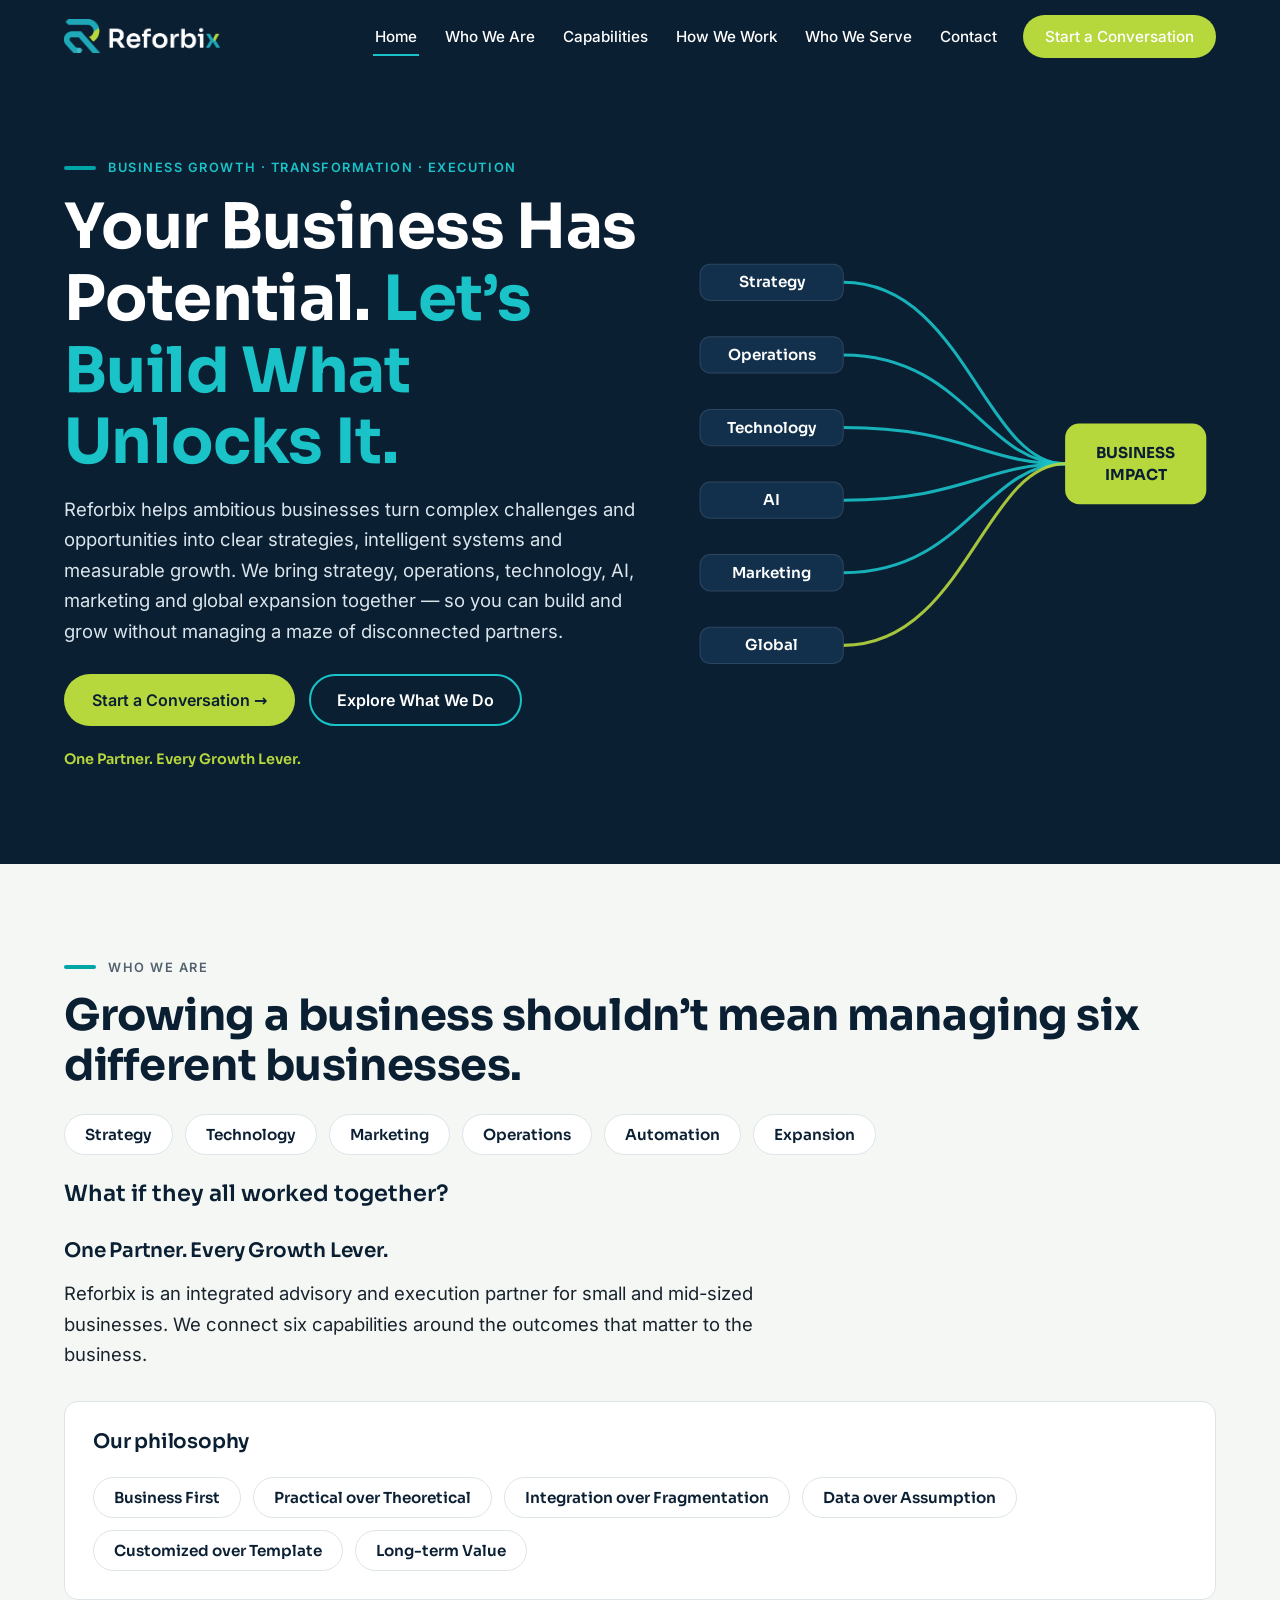
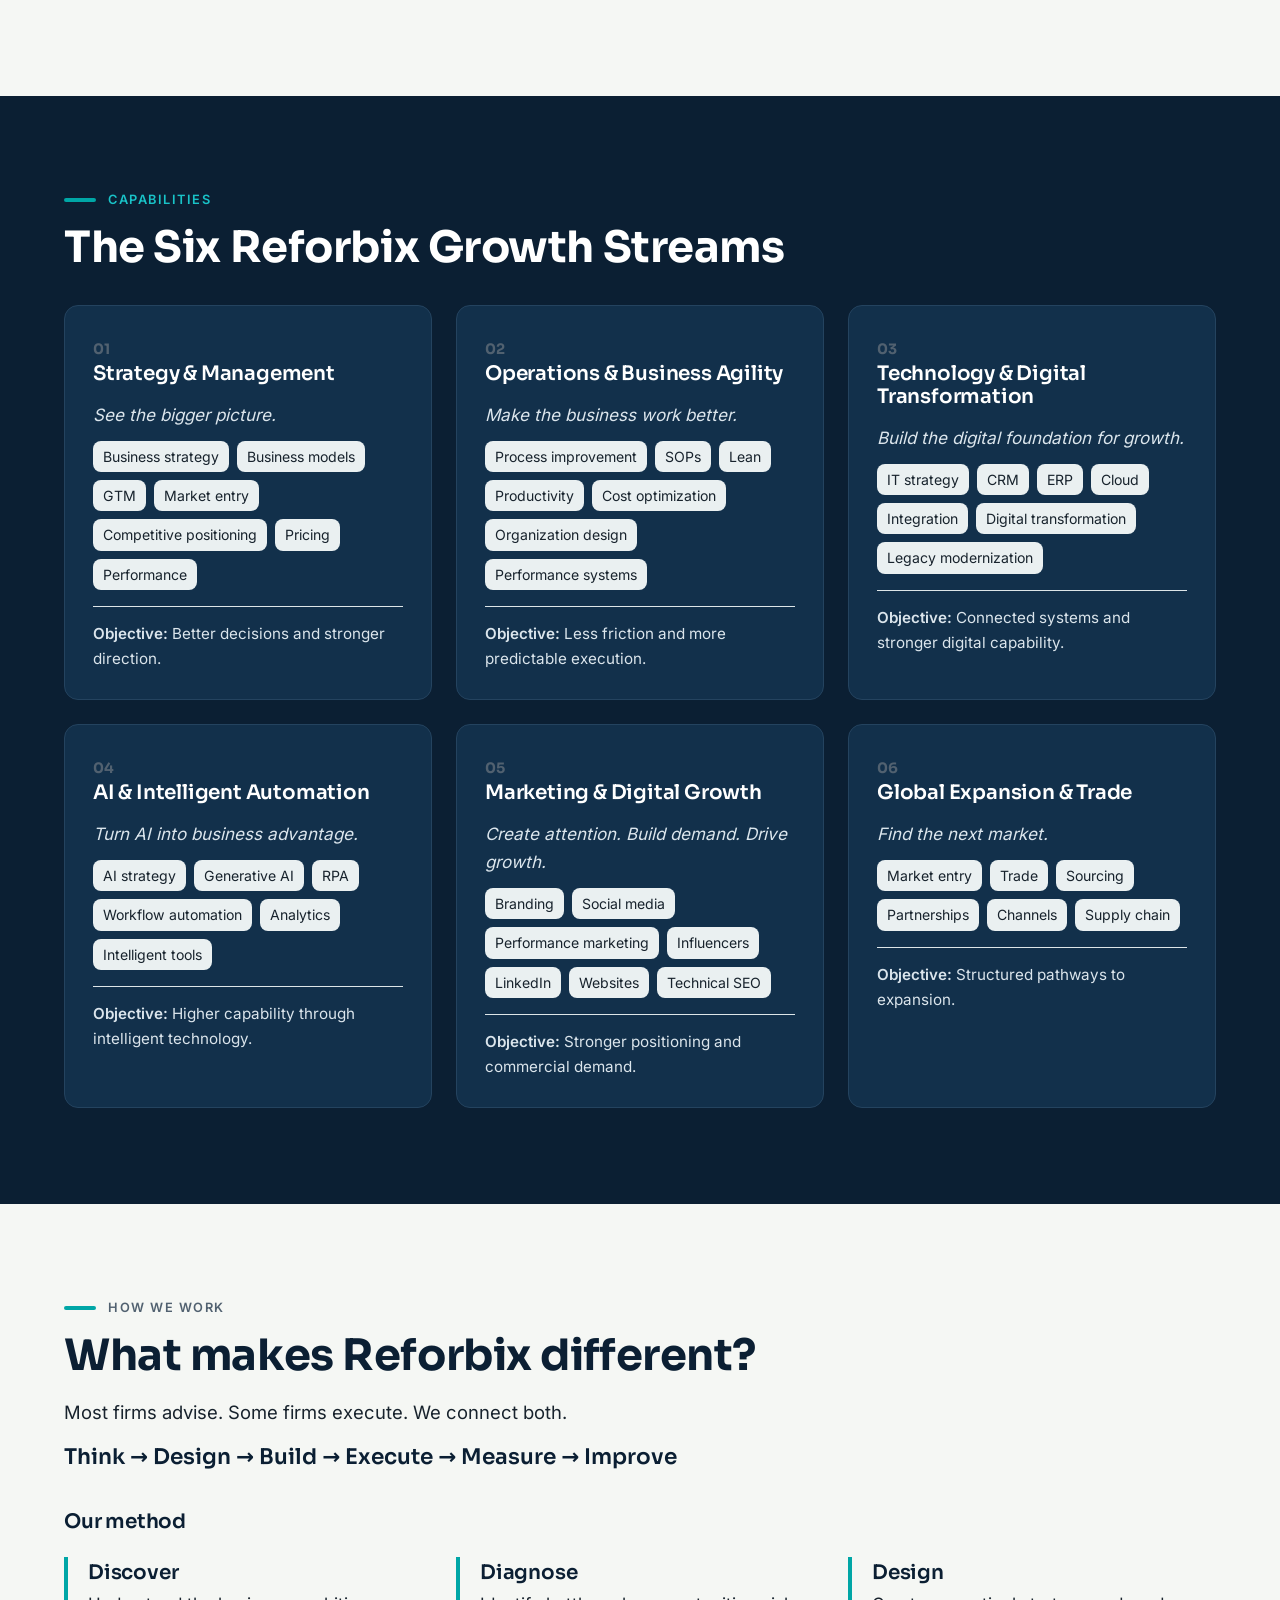
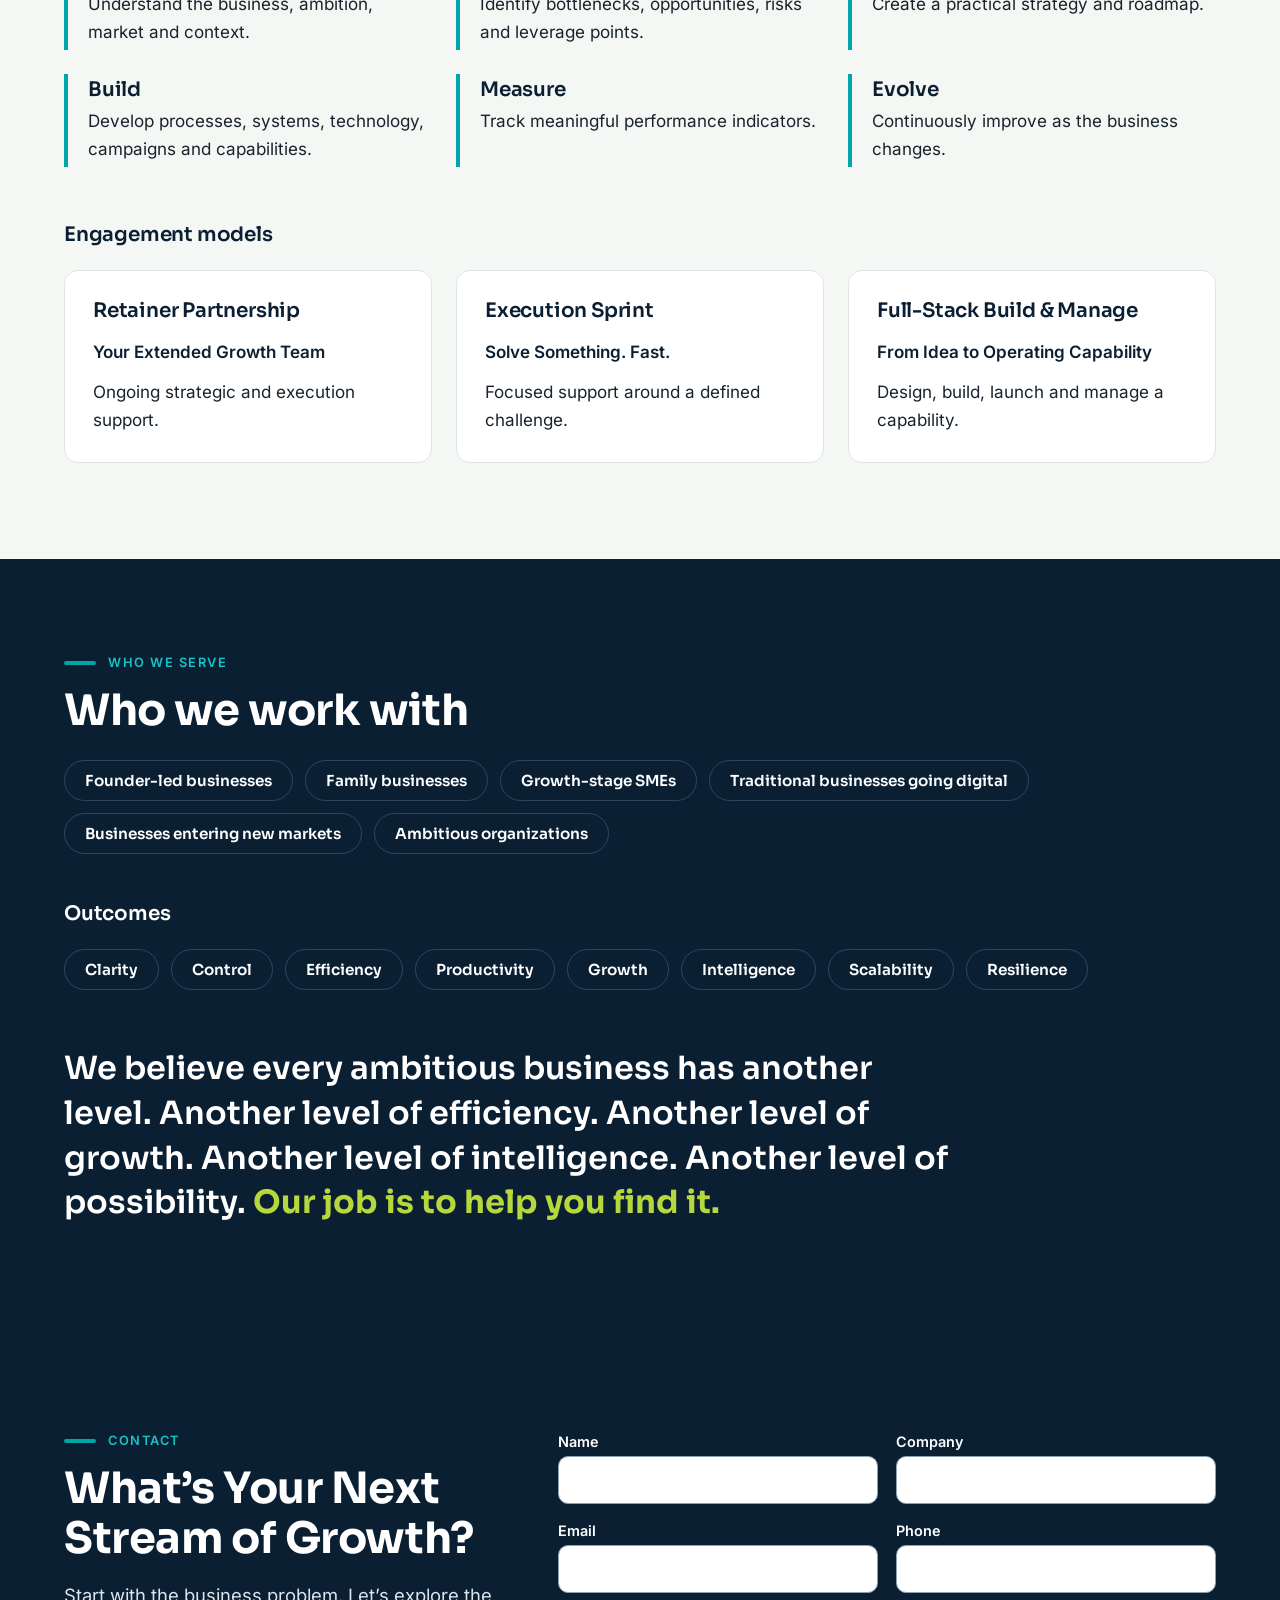
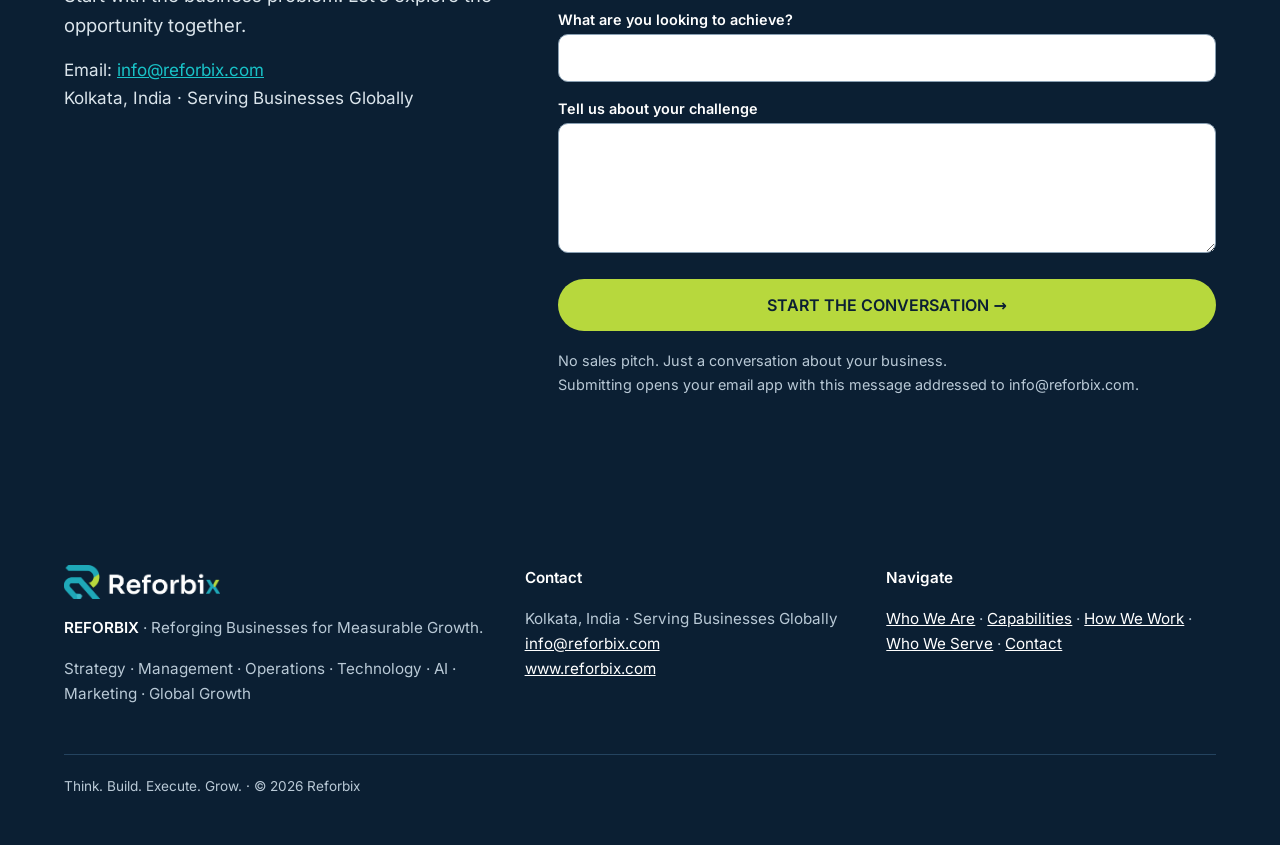
<file: index.html>
<!DOCTYPE html>
<html lang="en"><head><meta charset="utf-8"><meta name="viewport" content="width=device-width,initial-scale=1">
<title>Reforbix | Integrated Advisory and Execution Partner for Growing Businesses</title>
<meta name="description" content="Reforbix helps ambitious businesses turn complex challenges and opportunities into clear strategies, intelligent systems and measurable growth. Strategy, operations, technology, AI, marketing and global expansion in one partner. Kolkata, India · Serving businesses globally.">
<!-- TODO: replace with your real domain -->
<link rel="canonical" href="https://www.reforbix.com/">
<meta property="og:type" content="website"><meta property="og:site_name" content="Reforbix">
<meta property="og:title" content="Reforbix | One Partner. Every Growth Lever.">
<meta property="og:description" content="Reforbix helps ambitious businesses turn complex challenges and opportunities into clear strategies, intelligent systems and measurable growth.">
<meta property="og:url" content="https://www.reforbix.com/">
<meta property="og:image" content="https://www.reforbix.com/assets/images/reforbix-og-image.png"><!-- TODO: absolute URL on your domain -->
<meta name="twitter:card" content="summary_large_image">
<!-- Favicon placeholder: replace assets/images/favicon-32.png and apple-touch-icon.png with the official files from the Logo Suite (03_Digital_Assets) -->
<link rel="icon" type="image/png" href="assets/images/favicon-32.png"><link rel="apple-touch-icon" href="assets/images/apple-touch-icon.png">
<meta name="theme-color" content="#0B1F33">
<link rel="stylesheet" href="styles.css"></head>
<body><a class="skip" href="#main">Skip to content</a>
<header><div class="wrap nav"><a class="brand" href="#home"><img src="assets/images/reforbix-logo-horizontal-reversed.png" alt="Reforbix — home" width="156" height="34"></a>
<button class="toggle" aria-expanded="false" aria-controls="menu">Menu</button>
<ul class="menu" id="menu" aria-label="Primary"><li><a href="#home">Home</a></li><li><a href="#who-we-are">Who We Are</a></li><li><a href="#capabilities">Capabilities</a></li><li><a href="#how-we-work">How We Work</a></li><li><a href="#who-we-serve">Who We Serve</a></li><li><a href="#contact">Contact</a></li><li><a class="btn btn-lime" href="#contact">Start a Conversation</a></li></ul></div></header>
<main id="main">
<section class="hero dark" id="home"><div class="wrap hero-grid"><div>
<p class="eyebrow">Business growth · Transformation · Execution</p>
<h1>Your Business Has Potential. <em>Let’s Build What Unlocks It.</em></h1>
<p class="lead">Reforbix helps ambitious businesses turn complex challenges and opportunities into clear strategies, intelligent systems and measurable growth. We bring strategy, operations, technology, AI, marketing and global expansion together — so you can build and grow without managing a maze of disconnected partners.</p>
<div class="ctas"><a class="btn btn-lime" href="#contact">Start a Conversation →</a><a class="btn btn-ghost" href="#capabilities">Explore What We Do</a></div>
<p class="micro">One Partner. Every Growth Lever.</p></div>
<div><svg class="stream-svg" viewBox="0 0 520 440" role="img" aria-labelledby="sv-t"><title id="sv-t">Six streams — Strategy, Operations, Technology, AI, Marketing and Global — converging into Business Impact</title><path d="M150 40 C 270 40, 290 220, 370 220" fill="none" stroke="#19C3C8" stroke-width="3" stroke-linecap="round" opacity=".9"/><rect x="8" y="22" width="142" height="36" rx="10" fill="#12304b" stroke="#2c4660"/><text x="79" y="45" text-anchor="middle" fill="#fff" font-size="15" font-weight="600">Strategy</text><path d="M150 112 C 270 112, 290 220, 370 220" fill="none" stroke="#19C3C8" stroke-width="3" stroke-linecap="round" opacity=".9"/><rect x="8" y="94" width="142" height="36" rx="10" fill="#12304b" stroke="#2c4660"/><text x="79" y="117" text-anchor="middle" fill="#fff" font-size="15" font-weight="600">Operations</text><path d="M150 184 C 270 184, 290 220, 370 220" fill="none" stroke="#19C3C8" stroke-width="3" stroke-linecap="round" opacity=".9"/><rect x="8" y="166" width="142" height="36" rx="10" fill="#12304b" stroke="#2c4660"/><text x="79" y="189" text-anchor="middle" fill="#fff" font-size="15" font-weight="600">Technology</text><path d="M150 256 C 270 256, 290 220, 370 220" fill="none" stroke="#19C3C8" stroke-width="3" stroke-linecap="round" opacity=".9"/><rect x="8" y="238" width="142" height="36" rx="10" fill="#12304b" stroke="#2c4660"/><text x="79" y="261" text-anchor="middle" fill="#fff" font-size="15" font-weight="600">AI</text><path d="M150 328 C 270 328, 290 220, 370 220" fill="none" stroke="#19C3C8" stroke-width="3" stroke-linecap="round" opacity=".9"/><rect x="8" y="310" width="142" height="36" rx="10" fill="#12304b" stroke="#2c4660"/><text x="79" y="333" text-anchor="middle" fill="#fff" font-size="15" font-weight="600">Marketing</text><path d="M150 400 C 270 400, 290 220, 370 220" fill="none" stroke="#B7D83D" stroke-width="3" stroke-linecap="round" opacity=".9"/><rect x="8" y="382" width="142" height="36" rx="10" fill="#12304b" stroke="#2c4660"/><text x="79" y="405" text-anchor="middle" fill="#fff" font-size="15" font-weight="600">Global</text><rect x="370" y="180" width="140" height="80" rx="14" fill="#B7D83D"/><text x="440" y="214" text-anchor="middle" fill="#0B1F33" font-size="15" font-weight="700">BUSINESS</text><text x="440" y="236" text-anchor="middle" fill="#0B1F33" font-size="15" font-weight="700">IMPACT</text></svg></div></div></section>

<section id="who-we-are"><div class="wrap">
<p class="eyebrow">Who we are</p>
<h2>Growing a business shouldn’t mean managing six different businesses.</h2>
<div class="chips"><span class="chip">Strategy</span><span class="chip">Technology</span><span class="chip">Marketing</span><span class="chip">Operations</span><span class="chip">Automation</span><span class="chip">Expansion</span></div>
<p class="flow" style="font-size:1.4rem">What if they all worked together?</p>
<h3 style="margin-top:32px">One Partner. Every Growth Lever.</h3>
<p class="lead">Reforbix is an integrated advisory and execution partner for small and mid-sized businesses. We connect six capabilities around the outcomes that matter to the business.</p>
<div class="card" style="margin-top:32px"><h3>Our philosophy</h3><div class="chips" style="margin-bottom:0"><span class="chip">Business First</span><span class="chip">Practical over Theoretical</span><span class="chip">Integration over Fragmentation</span><span class="chip">Data over Assumption</span><span class="chip">Customized over Template</span><span class="chip">Long-term Value</span></div></div>
</div></section>

<section id="capabilities" class="dark"><div class="wrap">
<p class="eyebrow">Capabilities</p><h2>The Six Reforbix Growth Streams</h2>
<div class="grid g3" style="margin-top:32px;color:var(--char)"><article class="card"><span class="num">01</span><h3>Strategy &amp; Management</h3><p class="tag">See the bigger picture.</p><ul><li>Business strategy</li><li>Business models</li><li>GTM</li><li>Market entry</li><li>Competitive positioning</li><li>Pricing</li><li>Performance</li></ul><p class="obj"><strong>Objective:</strong> Better decisions and stronger direction.</p></article><article class="card"><span class="num">02</span><h3>Operations &amp; Business Agility</h3><p class="tag">Make the business work better.</p><ul><li>Process improvement</li><li>SOPs</li><li>Lean</li><li>Productivity</li><li>Cost optimization</li><li>Organization design</li><li>Performance systems</li></ul><p class="obj"><strong>Objective:</strong> Less friction and more predictable execution.</p></article><article class="card"><span class="num">03</span><h3>Technology &amp; Digital Transformation</h3><p class="tag">Build the digital foundation for growth.</p><ul><li>IT strategy</li><li>CRM</li><li>ERP</li><li>Cloud</li><li>Integration</li><li>Digital transformation</li><li>Legacy modernization</li></ul><p class="obj"><strong>Objective:</strong> Connected systems and stronger digital capability.</p></article><article class="card"><span class="num">04</span><h3>AI &amp; Intelligent Automation</h3><p class="tag">Turn AI into business advantage.</p><ul><li>AI strategy</li><li>Generative AI</li><li>RPA</li><li>Workflow automation</li><li>Analytics</li><li>Intelligent tools</li></ul><p class="obj"><strong>Objective:</strong> Higher capability through intelligent technology.</p></article><article class="card"><span class="num">05</span><h3>Marketing &amp; Digital Growth</h3><p class="tag">Create attention. Build demand. Drive growth.</p><ul><li>Branding</li><li>Social media</li><li>Performance marketing</li><li>Influencers</li><li>LinkedIn</li><li>Websites</li><li>Technical SEO</li></ul><p class="obj"><strong>Objective:</strong> Stronger positioning and commercial demand.</p></article><article class="card"><span class="num">06</span><h3>Global Expansion &amp; Trade</h3><p class="tag">Find the next market.</p><ul><li>Market entry</li><li>Trade</li><li>Sourcing</li><li>Partnerships</li><li>Channels</li><li>Supply chain</li></ul><p class="obj"><strong>Objective:</strong> Structured pathways to expansion.</p></article></div></div></section>

<section id="how-we-work"><div class="wrap">
<p class="eyebrow">How we work</p><h2>What makes Reforbix different?</h2>
<p class="lead">Most firms advise. Some firms execute. We connect both.</p>
<p class="flow">Think → Design → Build → Execute → Measure → Improve</p>
<h3 style="margin-top:40px">Our method</h3>
<div class="grid g3" style="margin:24px 0 56px"><div class="step"><h3>Discover</h3><p>Understand the business, ambition, market and context.</p></div><div class="step"><h3>Diagnose</h3><p>Identify bottlenecks, opportunities, risks and leverage points.</p></div><div class="step"><h3>Design</h3><p>Create a practical strategy and roadmap.</p></div><div class="step"><h3>Build</h3><p>Develop processes, systems, technology, campaigns and capabilities.</p></div><div class="step"><h3>Measure</h3><p>Track meaningful performance indicators.</p></div><div class="step"><h3>Evolve</h3><p>Continuously improve as the business changes.</p></div></div>
<h3>Engagement models</h3><div class="grid g3" style="margin-top:24px"><article class="card"><h3>Retainer Partnership</h3><p class="tag" style="font-weight:600;font-style:normal;color:var(--navy)">Your Extended Growth Team</p><p style="margin:0">Ongoing strategic and execution support.</p></article><article class="card"><h3>Execution Sprint</h3><p class="tag" style="font-weight:600;font-style:normal;color:var(--navy)">Solve Something. Fast.</p><p style="margin:0">Focused support around a defined challenge.</p></article><article class="card"><h3>Full-Stack Build &amp; Manage</h3><p class="tag" style="font-weight:600;font-style:normal;color:var(--navy)">From Idea to Operating Capability</p><p style="margin:0">Design, build, launch and manage a capability.</p></article></div></div></section>

<section id="who-we-serve" class="dark"><div class="wrap">
<p class="eyebrow">Who we serve</p><h2>Who we work with</h2>
<div class="chips"><span class="chip">Founder-led businesses</span><span class="chip">Family businesses</span><span class="chip">Growth-stage SMEs</span><span class="chip">Traditional businesses going digital</span><span class="chip">Businesses entering new markets</span><span class="chip">Ambitious organizations</span></div>
<h3 style="margin-top:48px">Outcomes</h3><div class="chips"><span class="chip">Clarity</span><span class="chip">Control</span><span class="chip">Efficiency</span><span class="chip">Productivity</span><span class="chip">Growth</span><span class="chip">Intelligence</span><span class="chip">Scalability</span><span class="chip">Resilience</span></div>
<p class="statement" style="margin-top:56px">We believe every ambitious business has another level. Another level of efficiency. Another level of growth. Another level of intelligence. Another level of possibility. <strong>Our job is to help you find it.</strong></p>
</div></section>

<section id="contact" class="dark"><div class="wrap contact-grid"><div>
<p class="eyebrow">Contact</p><h2>What’s Your Next Stream of Growth?</h2>
<p class="lead">Start with the business problem. Let’s explore the opportunity together.</p>
<p>Email: <a href="mailto:info@reforbix.com">info@reforbix.com</a><br>Kolkata, India · Serving Businesses Globally</p>
<!-- [ADD PHONE NUMBER] and [ADD BOOKING LINK] were not supplied. -->
</div>
<form id="enquiry" aria-label="Enquiry form">
<div class="row"><div><label for="name">Name</label><input id="name" name="name" autocomplete="name" required></div><div><label for="company">Company</label><input id="company" name="company" autocomplete="organization"></div></div>
<div class="row"><div><label for="email">Email</label><input id="email" name="email" type="email" autocomplete="email" required></div><div><label for="phone">Phone</label><input id="phone" name="phone" type="tel" autocomplete="tel"></div></div>
<div><label for="goal">What are you looking to achieve?</label><input id="goal" name="goal"></div>
<div><label for="challenge">Tell us about your challenge</label><textarea id="challenge" name="challenge"></textarea></div>
<button class="btn btn-lime" type="submit">START THE CONVERSATION →</button>
<p class="note">No sales pitch. Just a conversation about your business.<br>Submitting opens your email app with this message addressed to info@reforbix.com.</p></form></div></section>
</main>
<footer><div class="wrap"><div class="foot"><div><img src="assets/images/reforbix-logo-horizontal-reversed.png" alt="Reforbix" width="156" height="34"><p><strong style="color:#fff">REFORBIX</strong> · Reforging Businesses for Measurable Growth.</p><p>Strategy · Management · Operations · Technology · AI · Marketing · Global Growth</p></div>
<div><p style="color:#fff;font-weight:600">Contact</p><p>Kolkata, India · Serving Businesses Globally<br><a href="mailto:info@reforbix.com">info@reforbix.com</a><br><a href="https://www.reforbix.com">www.reforbix.com</a></p></div>
<div><p style="color:#fff;font-weight:600">Navigate</p><p><a href="#who-we-are">Who We Are</a> · <a href="#capabilities">Capabilities</a> · <a href="#how-we-work">How We Work</a> · <a href="#who-we-serve">Who We Serve</a> · <a href="#contact">Contact</a></p></div></div>
<p class="copy">Think. Build. Execute. Grow. · © <span id="yr">2026</span> Reforbix</p></div></footer>
<script src="script.js"></script></body></html>
</file>
<file: styles.css>
@font-face{font-family:Sora;font-weight:400;font-display:swap;src:url(assets/fonts/sora-latin-400-normal.woff2) format("woff2")}
@font-face{font-family:Sora;font-weight:600;font-display:swap;src:url(assets/fonts/sora-latin-600-normal.woff2) format("woff2")}
@font-face{font-family:Sora;font-weight:700;font-display:swap;src:url(assets/fonts/sora-latin-700-normal.woff2) format("woff2")}
@font-face{font-family:Inter;font-weight:400;font-display:swap;src:url(assets/fonts/inter-latin-400-normal.woff2) format("woff2")}
@font-face{font-family:Inter;font-weight:500;font-display:swap;src:url(assets/fonts/inter-latin-500-normal.woff2) format("woff2")}
@font-face{font-family:Inter;font-weight:600;font-display:swap;src:url(assets/fonts/inter-latin-600-normal.woff2) format("woff2")}
:root{--navy:#0B1F33;--teal:#00A6A6;--cyan:#19C3C8;--lime:#B7D83D;--off:#F5F7F4;--slate:#516170;--mist:#DDE5E8;--cloud:#EAF0F1;--char:#18232D;--white:#fff;--r:14px;--head:Sora,Manrope,"Avenir Next","Helvetica Neue","IBM Plex Sans",system-ui,sans-serif;--body:Inter,Manrope,"Avenir Next","Helvetica Neue",system-ui,sans-serif}
*{box-sizing:border-box}html{scroll-behavior:smooth;scroll-padding-top:84px}
body{margin:0;font:400 17px/1.65 var(--body);color:var(--char);background:var(--off)}
img,svg{max-width:100%;display:block}
h1,h2,h3{font-family:var(--head);color:var(--navy);line-height:1.15;margin:0 0 16px;letter-spacing:-.01em}
h1{font-size:clamp(2.2rem,5.2vw,3.9rem);font-weight:700}h2{font-size:clamp(1.8rem,3.6vw,2.7rem);font-weight:700}h3{font-size:1.25rem;font-weight:600}
p{margin:0 0 16px}a{color:#007a7a}
.wrap{max-width:1200px;margin:0 auto;padding:0 24px}
.skip{position:absolute;left:-999px;top:8px;background:var(--lime);color:var(--navy);padding:10px 16px;border-radius:8px;z-index:100;font-weight:600}.skip:focus{left:8px}
:focus-visible{outline:3px solid var(--cyan);outline-offset:3px}
.dark :focus-visible,header :focus-visible,footer :focus-visible{outline-color:var(--lime)}
header{position:sticky;top:0;z-index:50;background:var(--navy)}
.nav{display:flex;align-items:center;justify-content:space-between;height:72px;gap:16px}
.brand img{height:34px;width:auto}
.menu{display:flex;align-items:center;gap:24px;list-style:none;margin:0;padding:0}
.menu a{color:#fff;text-decoration:none;font:500 .95rem var(--body);padding:8px 2px;border-bottom:2px solid transparent}
.menu a:hover,.menu a[aria-current=true]{border-color:var(--cyan)}
.toggle{display:none;background:none;border:1px solid #3a5068;color:#fff;border-radius:10px;padding:9px 14px;font:600 .9rem var(--body);cursor:pointer}
.btn{display:inline-block;font:600 1rem var(--body);text-decoration:none;padding:14px 26px;border-radius:999px;border:2px solid transparent;cursor:pointer;transition:background .2s,color .2s}
.btn-lime{background:var(--lime);color:var(--navy)}.btn-lime:hover{background:#fff}
.btn-navy{background:var(--navy);color:#fff}.btn-navy:hover{background:var(--teal)}
.btn-ghost{border-color:var(--cyan);color:#fff}.btn-ghost:hover{background:var(--cyan);color:var(--navy)}
.menu .btn{padding:10px 20px;border-bottom:2px solid transparent}
section{padding:96px 0}.dark{background:var(--navy);color:#dbe5ec}.dark h2,.dark h3,.dark h1{color:#fff}
.eyebrow{font:600 .8rem var(--body);letter-spacing:.12em;text-transform:uppercase;color:var(--slate);margin-bottom:16px;display:flex;align-items:center;gap:12px}
.eyebrow:before{content:"";width:32px;height:4px;background:var(--teal);border-radius:2px}.dark .eyebrow{color:var(--cyan)}
.lead{font-size:1.15rem;max-width:720px}
.hero{padding:88px 0 96px;position:relative;overflow:hidden}
.hero-grid{display:grid;grid-template-columns:1.05fr .95fr;gap:48px;align-items:center}
.hero h1 em{font-style:normal;color:var(--cyan)}
.ctas{display:flex;flex-wrap:wrap;gap:14px;margin:28px 0 24px}
.micro{font:600 .9rem var(--head);color:var(--lime);margin:0}
.grid{display:grid;gap:24px}.g3{grid-template-columns:repeat(3,1fr)}.g2{grid-template-columns:repeat(2,1fr)}.g4{grid-template-columns:repeat(4,1fr)}
.card{background:#fff;border:1px solid var(--mist);border-radius:var(--r);padding:28px}
.card .num{font:700 .9rem var(--head);color:var(--slate)}.card .tag{font-style:italic;color:var(--slate);margin-bottom:12px}
.card ul{list-style:none;padding:0;margin:0 0 16px;display:flex;flex-wrap:wrap;gap:8px}
.card li{background:var(--cloud);border-radius:8px;padding:4px 10px;font-size:.88rem;color:var(--char)}
.obj{font-size:.95rem;border-top:1px solid var(--mist);padding-top:14px;margin:0}
.chips{display:flex;flex-wrap:wrap;gap:12px;margin:24px 0}
.chip{border:1px solid var(--mist);background:#fff;padding:10px 20px;border-radius:999px;font:600 .95rem var(--head);color:var(--navy)}
.dark .chip{background:transparent;border-color:#2c4660;color:#fff}
.flow{font:600 clamp(1rem,2vw,1.35rem) var(--head);color:var(--navy)}.dark .flow{color:var(--cyan)}
.step{border-left:4px solid var(--teal);padding:4px 0 4px 20px}.step h3{margin-bottom:6px}.step p{margin:0}
.dark .card{background:#12304b;border-color:#24435f}.dark .card h3{color:#fff}.dark .card p{color:#dbe5ec}
.statement{font:600 clamp(1.3rem,2.6vw,2rem)/1.4 var(--head);color:#fff;max-width:900px}.statement strong{color:var(--lime)}
.ph{border:2px dashed var(--slate);border-radius:var(--r);padding:28px;background:#fff;color:var(--slate)}
form{display:grid;gap:18px}.row{display:grid;grid-template-columns:1fr 1fr;gap:18px}
label{font:600 .9rem var(--body);color:#fff;display:block;margin-bottom:6px}
input,textarea{width:100%;font:400 1rem var(--body);padding:13px 14px;border-radius:10px;border:1px solid #8aa0b3;background:#fff;color:var(--char)}
textarea{min-height:130px;resize:vertical}
.note{font-size:.9rem;color:#b9c9d6}.contact-grid{display:grid;grid-template-columns:.8fr 1.2fr;gap:56px}
.contact-grid a{color:var(--cyan)}
footer{background:var(--navy);color:#b9c9d6;padding:56px 0 32px;font-size:.95rem}
footer a{color:#fff}.foot{display:grid;grid-template-columns:1.3fr 1fr 1fr;gap:32px}
footer img{height:34px;width:auto;margin-bottom:16px}.copy{border-top:1px solid #24435f;margin-top:32px;padding-top:20px;font-size:.85rem}
.stream-svg text{font-family:var(--head)}
@media(max-width:960px){.hero-grid,.contact-grid,.foot{grid-template-columns:1fr}.g3,.g4{grid-template-columns:repeat(2,1fr)}section{padding:72px 0}
.toggle{display:block}.menu{display:none;position:absolute;left:0;right:0;top:72px;background:var(--navy);flex-direction:column;align-items:flex-start;padding:16px 24px 28px;gap:12px;border-top:1px solid #24435f}.menu.open{display:flex}}
@media(max-width:620px){body{font-size:16px}.g2,.g3,.g4,.row{grid-template-columns:1fr}.hero{padding:56px 0 64px}.btn{width:100%;text-align:center}.ctas{flex-direction:column}}
@media(prefers-reduced-motion:reduce){html{scroll-behavior:auto}*{transition:none!important}}
</file>
